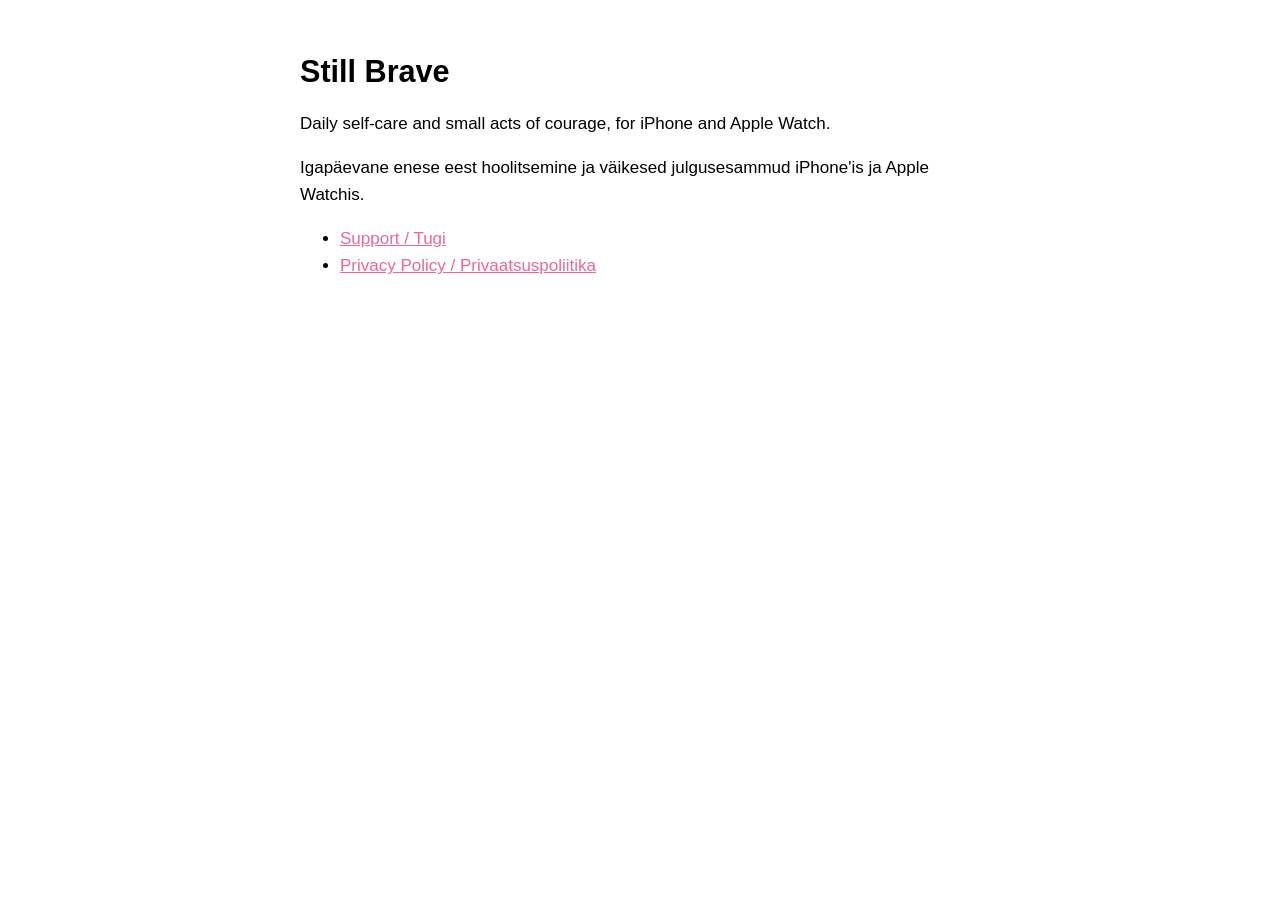
<file: still-brave/index.html>
<!doctype html>
<html lang="en">
<head>
<meta charset="utf-8">
<meta name="viewport" content="width=device-width, initial-scale=1">
<title>Still Brave</title>
<link rel="stylesheet" href="style.css">
</head>
<body>
<main>
<h1>Still Brave</h1>
<p>Daily self-care and small acts of courage, for iPhone and Apple Watch.</p>
<p>Igapäevane enese eest hoolitsemine ja väikesed julgusesammud iPhone'is ja Apple Watchis.</p>
<ul>
<li><a href="support.html">Support / Tugi</a></li>
<li><a href="privacy.html">Privacy Policy / Privaatsuspoliitika</a></li>
</ul>
</main>
</body>
</html>
</file>
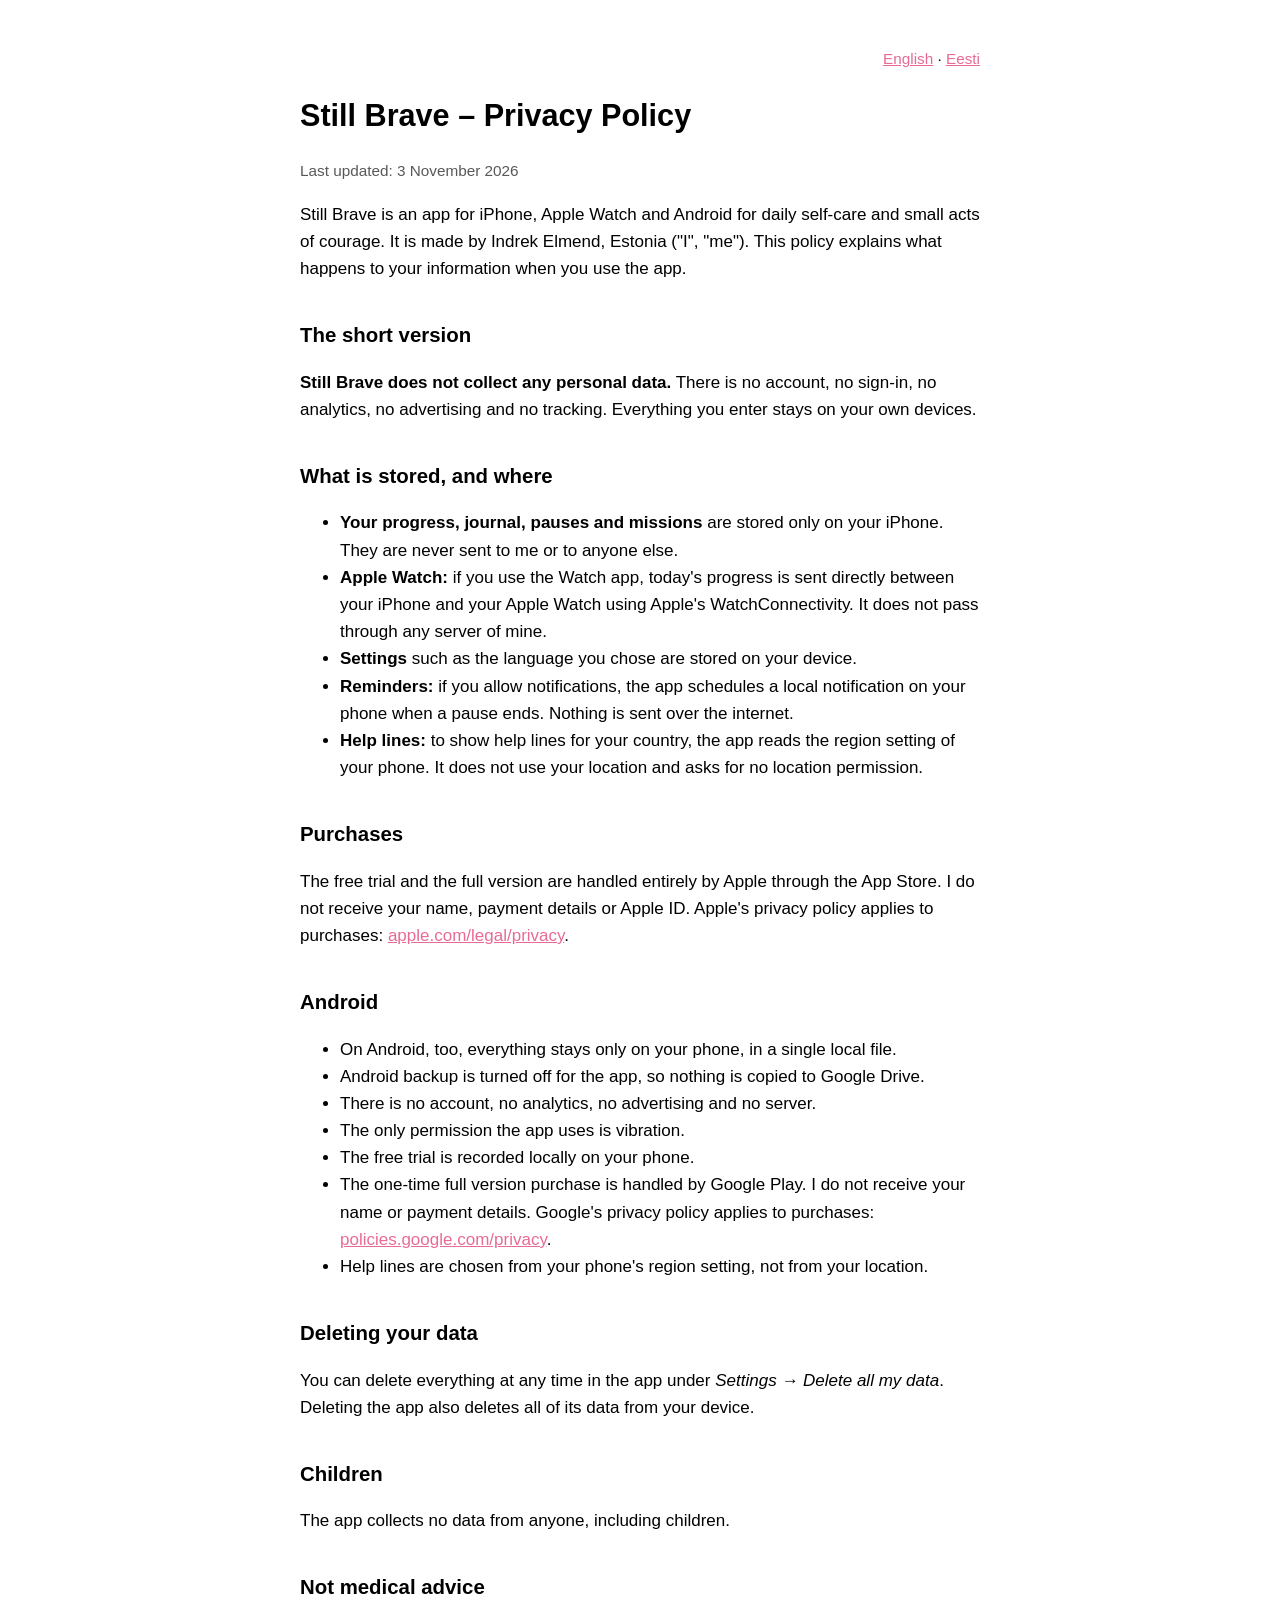
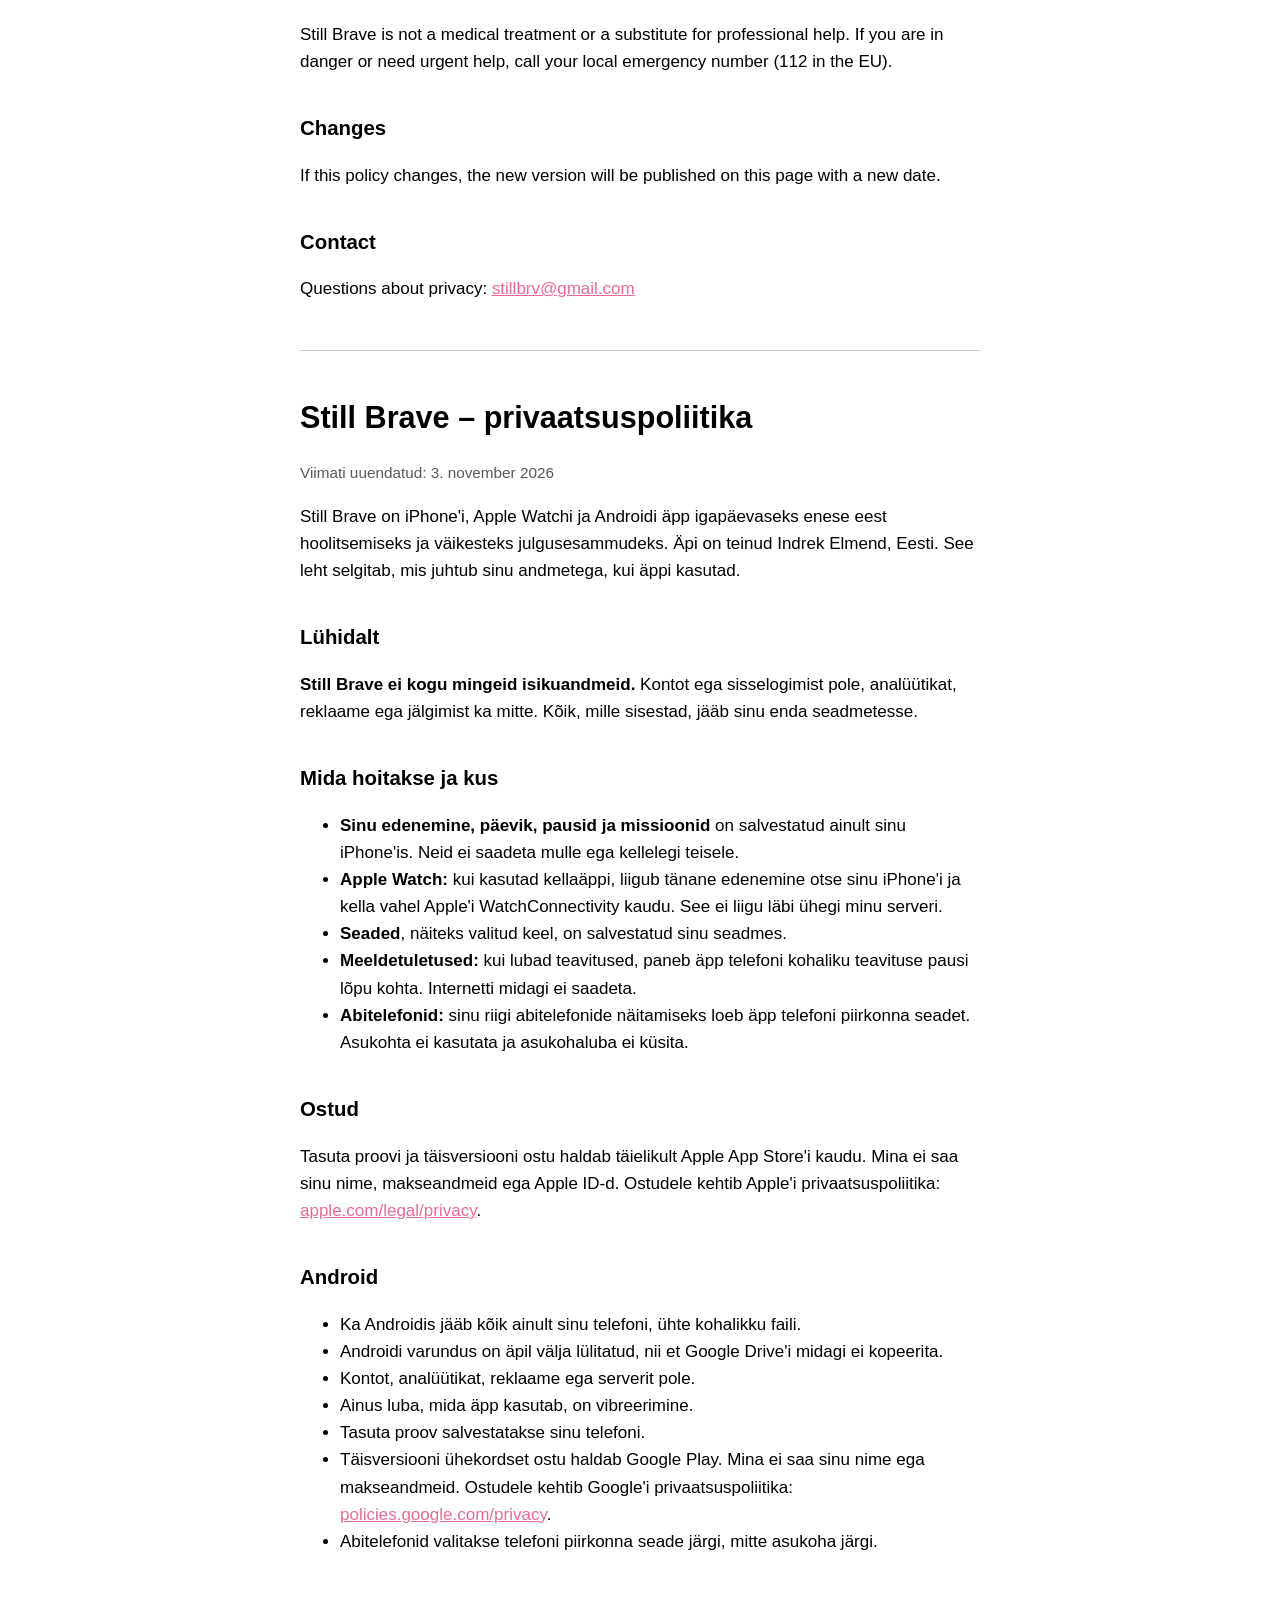
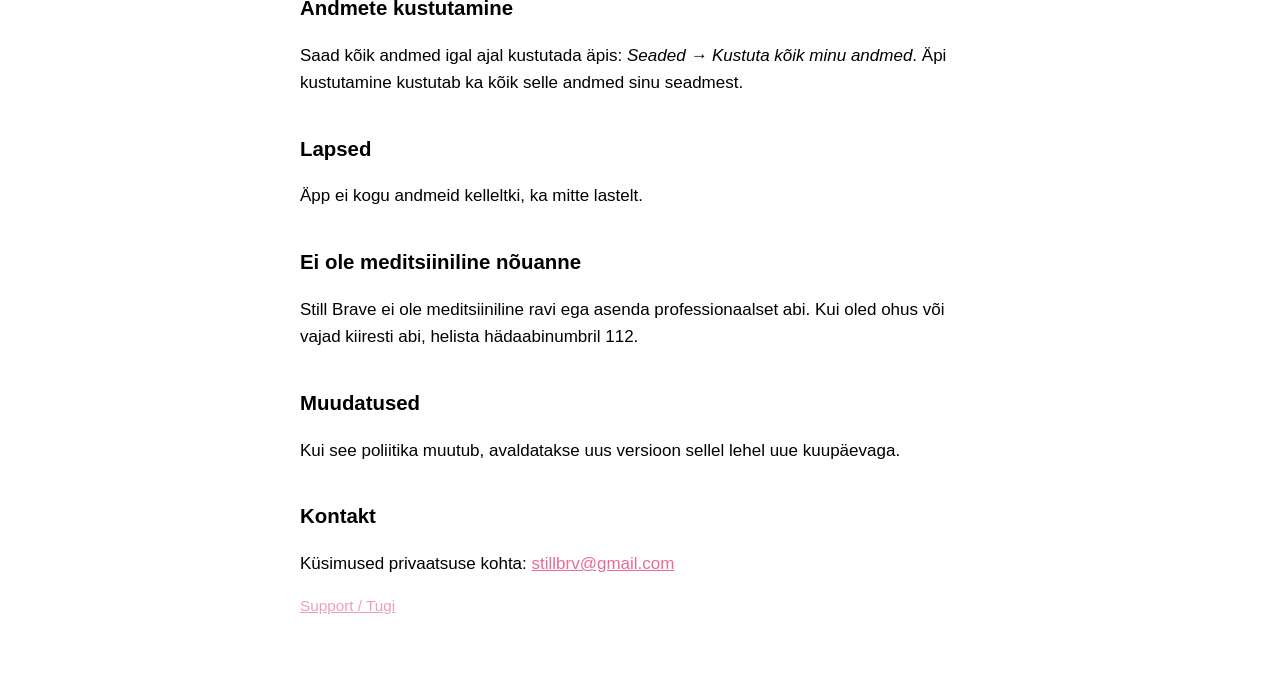
<file: still-brave/privacy.html>
<!doctype html>
<html lang="en">
<head>
<meta charset="utf-8">
<meta name="viewport" content="width=device-width, initial-scale=1">
<title>Still Brave – Privacy Policy</title>
<link rel="stylesheet" href="style.css">
</head>
<body>
<main>
<p class="lang"><a href="#en">English</a> · <a href="#et">Eesti</a></p>

<section id="en">
<h1>Still Brave – Privacy Policy</h1>
<p class="muted">Last updated: 3 November 2026</p>

<p>Still Brave is an app for iPhone, Apple Watch and Android for daily self-care and small acts of courage. It is made by Indrek Elmend, Estonia ("I", "me"). This policy explains what happens to your information when you use the app.</p>

<h2>The short version</h2>
<p><strong>Still Brave does not collect any personal data.</strong> There is no account, no sign-in, no analytics, no advertising and no tracking. Everything you enter stays on your own devices.</p>

<h2>What is stored, and where</h2>
<ul>
<li><strong>Your progress, journal, pauses and missions</strong> are stored only on your iPhone. They are never sent to me or to anyone else.</li>
<li><strong>Apple Watch:</strong> if you use the Watch app, today's progress is sent directly between your iPhone and your Apple Watch using Apple's WatchConnectivity. It does not pass through any server of mine.</li>
<li><strong>Settings</strong> such as the language you chose are stored on your device.</li>
<li><strong>Reminders:</strong> if you allow notifications, the app schedules a local notification on your phone when a pause ends. Nothing is sent over the internet.</li>
<li><strong>Help lines:</strong> to show help lines for your country, the app reads the region setting of your phone. It does not use your location and asks for no location permission.</li>
</ul>

<h2>Purchases</h2>
<p>The free trial and the full version are handled entirely by Apple through the App Store. I do not receive your name, payment details or Apple ID. Apple's privacy policy applies to purchases: <a href="https://www.apple.com/legal/privacy/">apple.com/legal/privacy</a>.</p>

<h2>Android</h2>
<ul>
<li>On Android, too, everything stays only on your phone, in a single local file.</li>
<li>Android backup is turned off for the app, so nothing is copied to Google Drive.</li>
<li>There is no account, no analytics, no advertising and no server.</li>
<li>The only permission the app uses is vibration.</li>
<li>The free trial is recorded locally on your phone.</li>
<li>The one-time full version purchase is handled by Google Play. I do not receive your name or payment details. Google's privacy policy applies to purchases: <a href="https://policies.google.com/privacy">policies.google.com/privacy</a>.</li>
<li>Help lines are chosen from your phone's region setting, not from your location.</li>
</ul>

<h2>Deleting your data</h2>
<p>You can delete everything at any time in the app under <em>Settings → Delete all my data</em>. Deleting the app also deletes all of its data from your device.</p>

<h2>Children</h2>
<p>The app collects no data from anyone, including children.</p>

<h2>Not medical advice</h2>
<p>Still Brave is not a medical treatment or a substitute for professional help. If you are in danger or need urgent help, call your local emergency number (112 in the EU).</p>

<h2>Changes</h2>
<p>If this policy changes, the new version will be published on this page with a new date.</p>

<h2>Contact</h2>
<p>Questions about privacy: <a href="mailto:stillbrv@gmail.com">stillbrv@gmail.com</a></p>
</section>

<hr>

<section id="et">
<h1>Still Brave – privaatsuspoliitika</h1>
<p class="muted">Viimati uuendatud: 3. november 2026</p>

<p>Still Brave on iPhone'i, Apple Watchi ja Androidi äpp igapäevaseks enese eest hoolitsemiseks ja väikesteks julgusesammudeks. Äpi on teinud Indrek Elmend, Eesti. See leht selgitab, mis juhtub sinu andmetega, kui äppi kasutad.</p>

<h2>Lühidalt</h2>
<p><strong>Still Brave ei kogu mingeid isikuandmeid.</strong> Kontot ega sisselogimist pole, analüütikat, reklaame ega jälgimist ka mitte. Kõik, mille sisestad, jääb sinu enda seadmetesse.</p>

<h2>Mida hoitakse ja kus</h2>
<ul>
<li><strong>Sinu edenemine, päevik, pausid ja missioonid</strong> on salvestatud ainult sinu iPhone'is. Neid ei saadeta mulle ega kellelegi teisele.</li>
<li><strong>Apple Watch:</strong> kui kasutad kellaäppi, liigub tänane edenemine otse sinu iPhone'i ja kella vahel Apple'i WatchConnectivity kaudu. See ei liigu läbi ühegi minu serveri.</li>
<li><strong>Seaded</strong>, näiteks valitud keel, on salvestatud sinu seadmes.</li>
<li><strong>Meeldetuletused:</strong> kui lubad teavitused, paneb äpp telefoni kohaliku teavituse pausi lõpu kohta. Internetti midagi ei saadeta.</li>
<li><strong>Abitelefonid:</strong> sinu riigi abitelefonide näitamiseks loeb äpp telefoni piirkonna seadet. Asukohta ei kasutata ja asukohaluba ei küsita.</li>
</ul>

<h2>Ostud</h2>
<p>Tasuta proovi ja täisversiooni ostu haldab täielikult Apple App Store'i kaudu. Mina ei saa sinu nime, makseandmeid ega Apple ID-d. Ostudele kehtib Apple'i privaatsuspoliitika: <a href="https://www.apple.com/legal/privacy/">apple.com/legal/privacy</a>.</p>

<h2>Android</h2>
<ul>
<li>Ka Androidis jääb kõik ainult sinu telefoni, ühte kohalikku faili.</li>
<li>Androidi varundus on äpil välja lülitatud, nii et Google Drive'i midagi ei kopeerita.</li>
<li>Kontot, analüütikat, reklaame ega serverit pole.</li>
<li>Ainus luba, mida äpp kasutab, on vibreerimine.</li>
<li>Tasuta proov salvestatakse sinu telefoni.</li>
<li>Täisversiooni ühekordset ostu haldab Google Play. Mina ei saa sinu nime ega makseandmeid. Ostudele kehtib Google'i privaatsuspoliitika: <a href="https://policies.google.com/privacy">policies.google.com/privacy</a>.</li>
<li>Abitelefonid valitakse telefoni piirkonna seade järgi, mitte asukoha järgi.</li>
</ul>

<h2>Andmete kustutamine</h2>
<p>Saad kõik andmed igal ajal kustutada äpis: <em>Seaded → Kustuta kõik minu andmed</em>. Äpi kustutamine kustutab ka kõik selle andmed sinu seadmest.</p>

<h2>Lapsed</h2>
<p>Äpp ei kogu andmeid kelleltki, ka mitte lastelt.</p>

<h2>Ei ole meditsiiniline nõuanne</h2>
<p>Still Brave ei ole meditsiiniline ravi ega asenda professionaalset abi. Kui oled ohus või vajad kiiresti abi, helista hädaabinumbril 112.</p>

<h2>Muudatused</h2>
<p>Kui see poliitika muutub, avaldatakse uus versioon sellel lehel uue kuupäevaga.</p>

<h2>Kontakt</h2>
<p>Küsimused privaatsuse kohta: <a href="mailto:stillbrv@gmail.com">stillbrv@gmail.com</a></p>
</section>

<p class="muted"><a href="support.html">Support / Tugi</a></p>
</main>
</body>
</html>
</file>
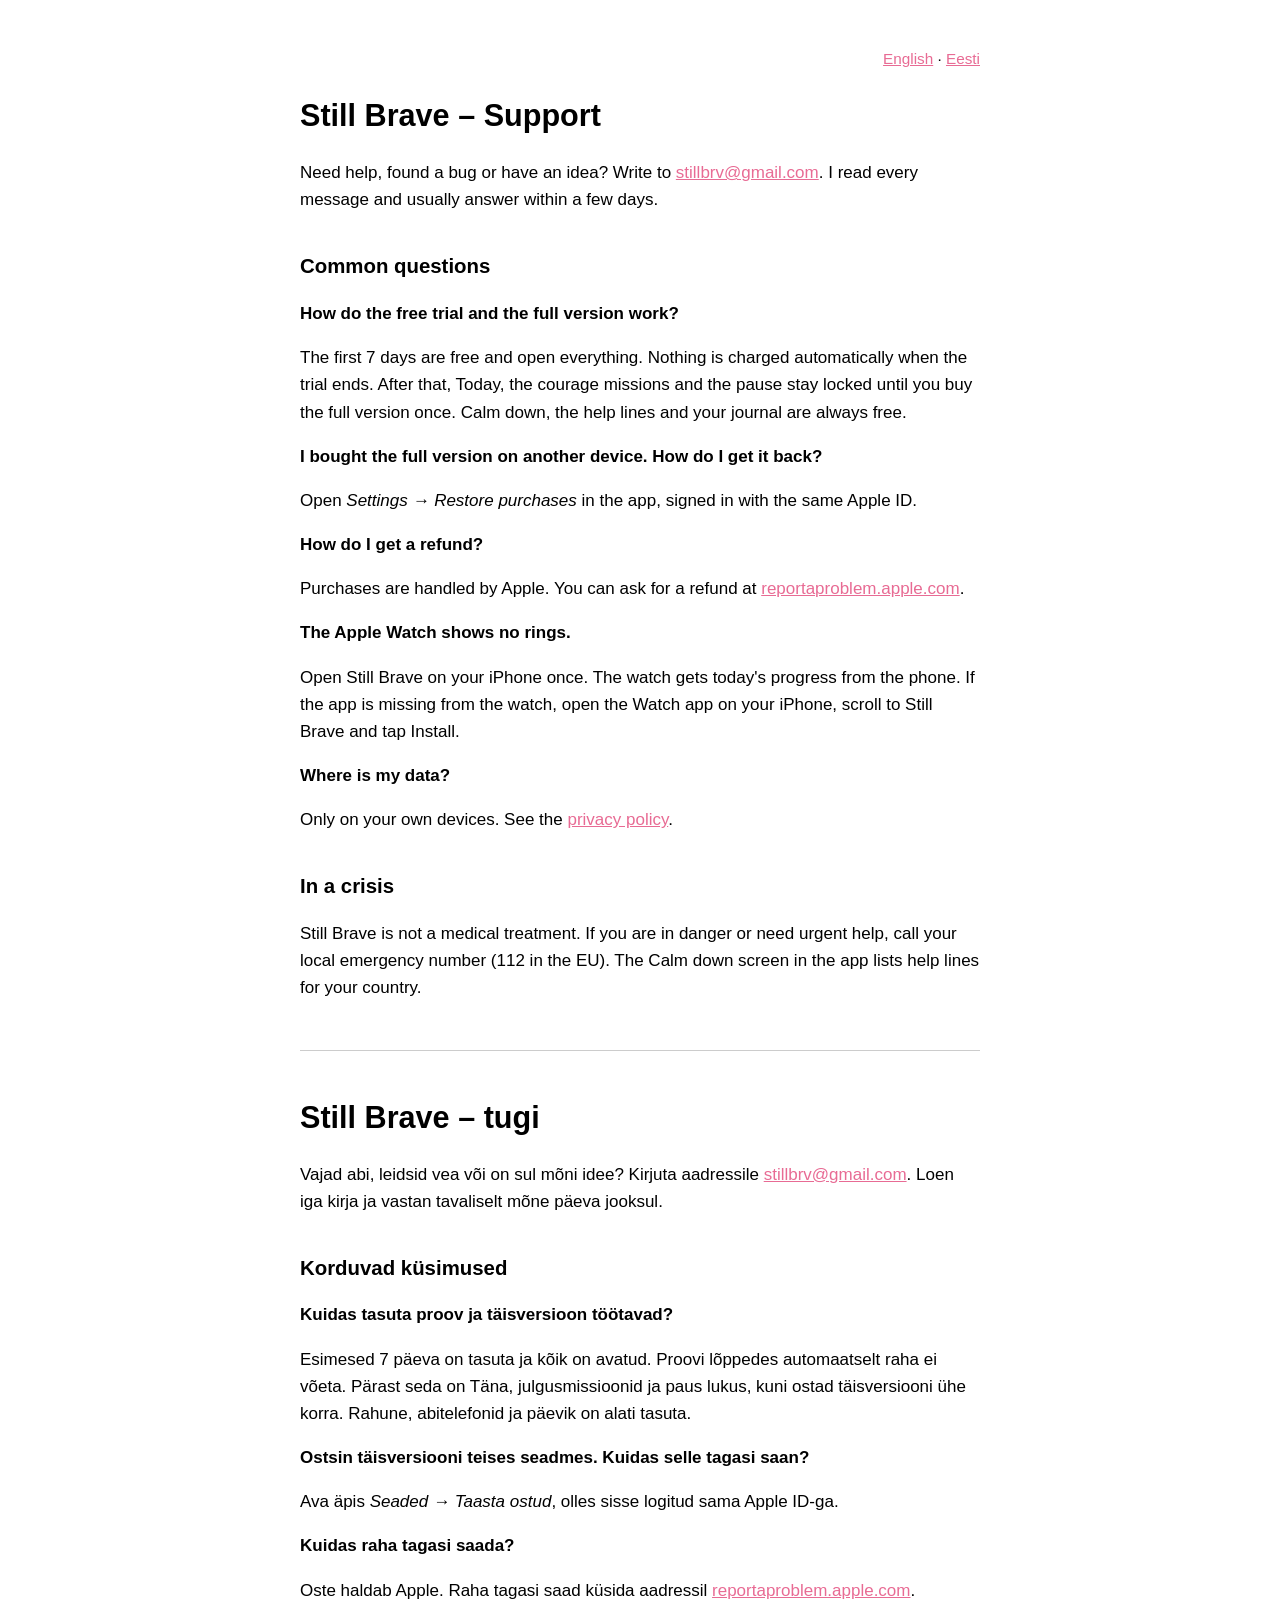
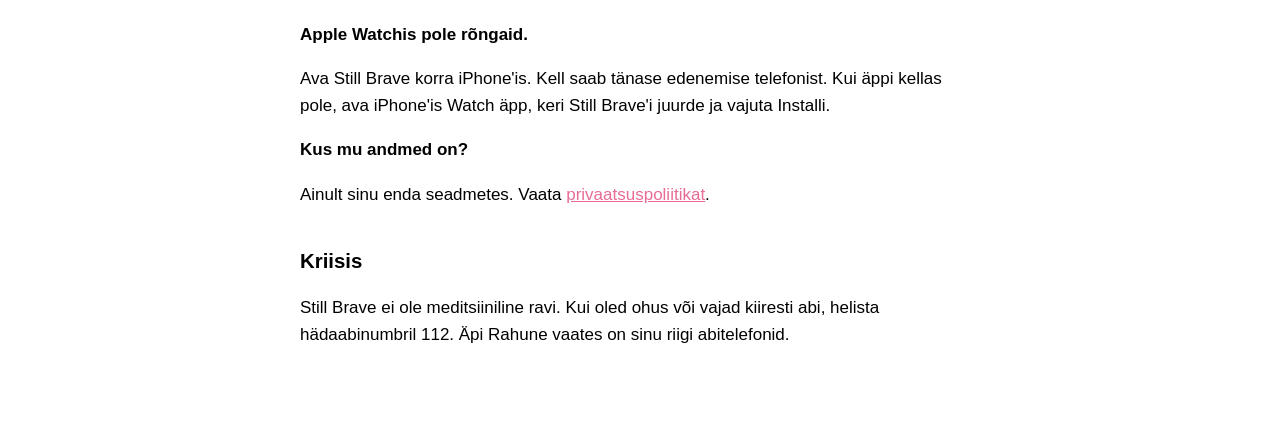
<file: still-brave/support.html>
<!doctype html>
<html lang="en">
<head>
<meta charset="utf-8">
<meta name="viewport" content="width=device-width, initial-scale=1">
<title>Still Brave – Support</title>
<link rel="stylesheet" href="style.css">
</head>
<body>
<main>
<p class="lang"><a href="#en">English</a> · <a href="#et">Eesti</a></p>

<section id="en">
<h1>Still Brave – Support</h1>
<p>Need help, found a bug or have an idea? Write to <a href="mailto:stillbrv@gmail.com">stillbrv@gmail.com</a>. I read every message and usually answer within a few days.</p>

<h2>Common questions</h2>
<h3>How do the free trial and the full version work?</h3>
<p>The first 7 days are free and open everything. Nothing is charged automatically when the trial ends. After that, Today, the courage missions and the pause stay locked until you buy the full version once. Calm down, the help lines and your journal are always free.</p>

<h3>I bought the full version on another device. How do I get it back?</h3>
<p>Open <em>Settings → Restore purchases</em> in the app, signed in with the same Apple ID.</p>

<h3>How do I get a refund?</h3>
<p>Purchases are handled by Apple. You can ask for a refund at <a href="https://reportaproblem.apple.com">reportaproblem.apple.com</a>.</p>

<h3>The Apple Watch shows no rings.</h3>
<p>Open Still Brave on your iPhone once. The watch gets today's progress from the phone. If the app is missing from the watch, open the Watch app on your iPhone, scroll to Still Brave and tap Install.</p>

<h3>Where is my data?</h3>
<p>Only on your own devices. See the <a href="privacy.html">privacy policy</a>.</p>

<h2>In a crisis</h2>
<p>Still Brave is not a medical treatment. If you are in danger or need urgent help, call your local emergency number (112 in the EU). The Calm down screen in the app lists help lines for your country.</p>
</section>

<hr>

<section id="et">
<h1>Still Brave – tugi</h1>
<p>Vajad abi, leidsid vea või on sul mõni idee? Kirjuta aadressile <a href="mailto:stillbrv@gmail.com">stillbrv@gmail.com</a>. Loen iga kirja ja vastan tavaliselt mõne päeva jooksul.</p>

<h2>Korduvad küsimused</h2>
<h3>Kuidas tasuta proov ja täisversioon töötavad?</h3>
<p>Esimesed 7 päeva on tasuta ja kõik on avatud. Proovi lõppedes automaatselt raha ei võeta. Pärast seda on Täna, julgusmissioonid ja paus lukus, kuni ostad täisversiooni ühe korra. Rahune, abitelefonid ja päevik on alati tasuta.</p>

<h3>Ostsin täisversiooni teises seadmes. Kuidas selle tagasi saan?</h3>
<p>Ava äpis <em>Seaded → Taasta ostud</em>, olles sisse logitud sama Apple ID-ga.</p>

<h3>Kuidas raha tagasi saada?</h3>
<p>Oste haldab Apple. Raha tagasi saad küsida aadressil <a href="https://reportaproblem.apple.com">reportaproblem.apple.com</a>.</p>

<h3>Apple Watchis pole rõngaid.</h3>
<p>Ava Still Brave korra iPhone'is. Kell saab tänase edenemise telefonist. Kui äppi kellas pole, ava iPhone'is Watch äpp, keri Still Brave'i juurde ja vajuta Installi.</p>

<h3>Kus mu andmed on?</h3>
<p>Ainult sinu enda seadmetes. Vaata <a href="privacy.html">privaatsuspoliitikat</a>.</p>

<h2>Kriisis</h2>
<p>Still Brave ei ole meditsiiniline ravi. Kui oled ohus või vajad kiiresti abi, helista hädaabinumbril 112. Äpi Rahune vaates on sinu riigi abitelefonid.</p>
</section>
</main>
</body>
</html>
</file>
<file: still-brave/style.css>
:root { color-scheme: light dark; --accent: #e86b94; }
body { margin: 0; font: 17px/1.6 -apple-system, BlinkMacSystemFont, "Segoe UI", sans-serif; background: Canvas; color: CanvasText; }
main { max-width: 680px; margin: 0 auto; padding: 32px 16px 64px; }
h1 { font-size: 1.8em; line-height: 1.2; }
h2 { margin-top: 1.8em; font-size: 1.2em; }
h3 { font-size: 1em; margin-bottom: 0.2em; }
a { color: var(--accent); }
.muted { opacity: 0.65; font-size: 0.9em; }
.lang { text-align: right; font-size: 0.9em; }
hr { margin: 48px 0; border: none; border-top: 1px solid color-mix(in srgb, CanvasText 20%, transparent); }
</file>
